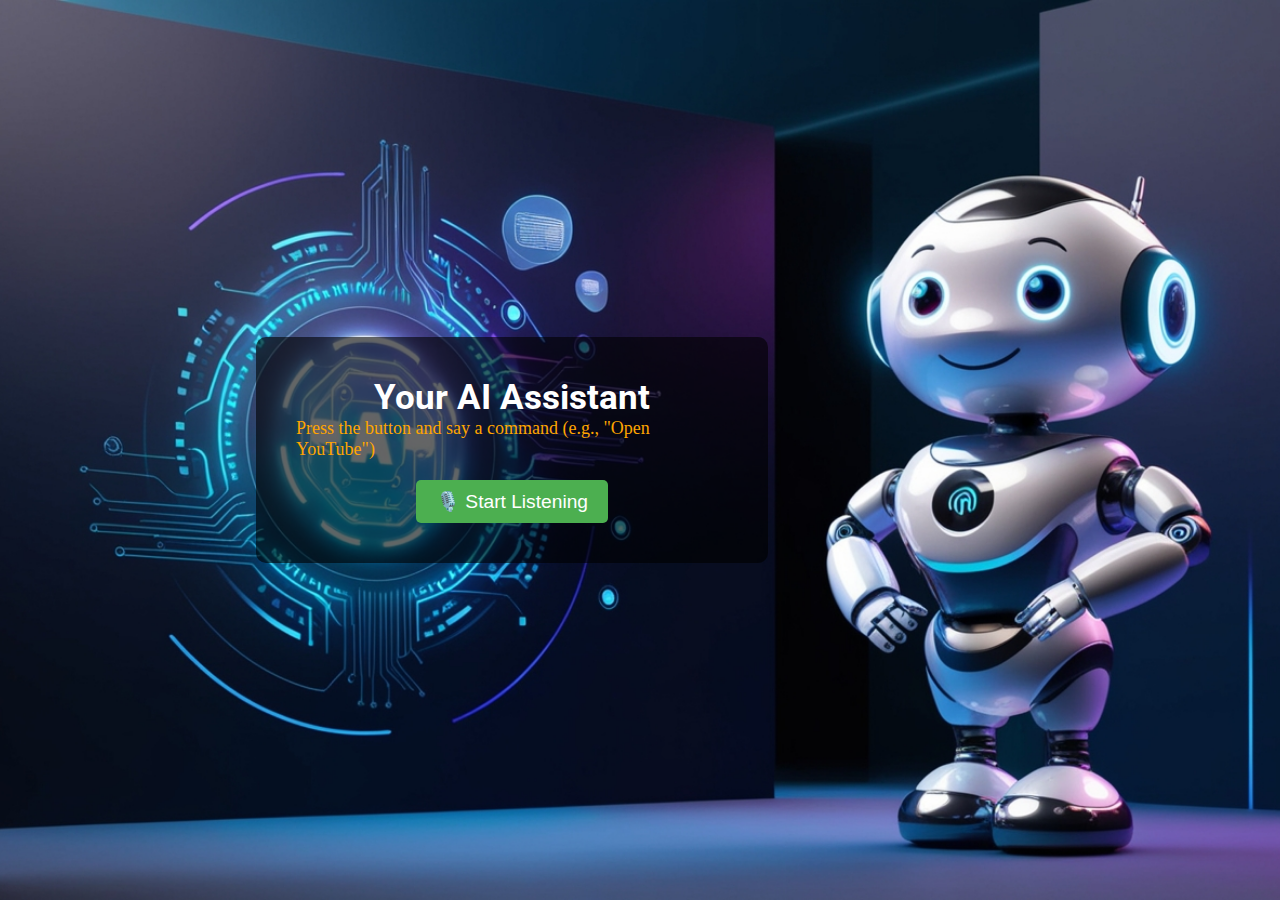
<file: HTML-CSS-JS-PROJECTS-main/HTML-CSS-JS-PROJECTS-main/Ai Assistance/index.html>
<!DOCTYPE html>
<html lang="en">
    <head>
        <meta charset="UTF-8">
        <meta name="viewport" content="width=device-width, initial-scale=1.0">
        <title>AI Assistant</title>
        <link rel="stylesheet" href="style.css">

    </head>
    <body>
        
        <div class="container">

            <h1>Your AI Assistant</h1>
            <p>Press the button and say a command (e.g., "Open YouTube")</p>
            <button id="listen-btn" class="btn">🎙️ Start
                Listening</button>
        </div>

        <script src="./script.js">
        
    </script>
    </body>
</html>
</file>
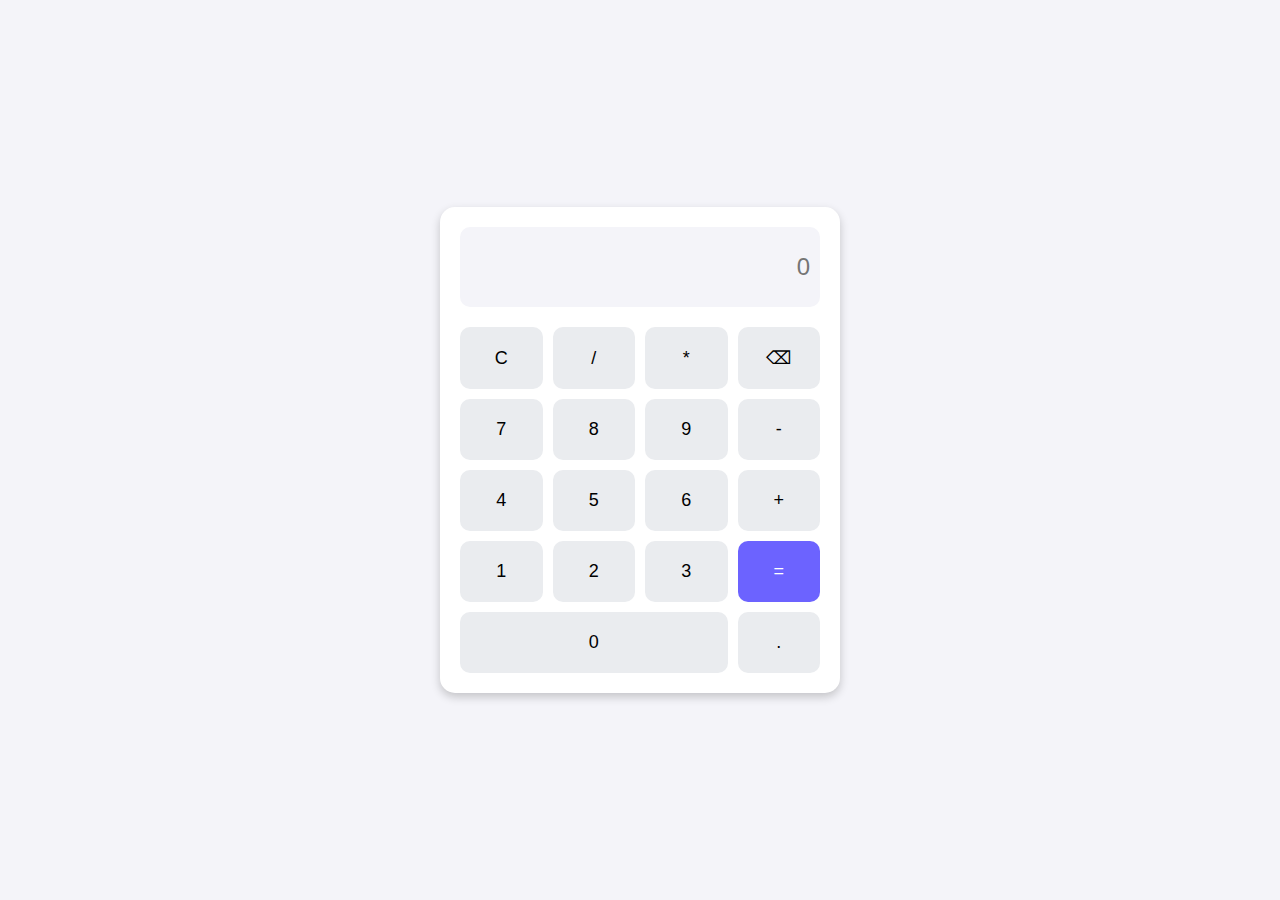
<file: HTML-CSS-JS-PROJECTS-main/HTML-CSS-JS-PROJECTS-main/Calculator/index.html>
<!DOCTYPE html>
<html lang="en">
<head>
  <meta charset="UTF-8">
  <meta name="viewport" content="width=device-width, initial-scale=1.0">
  <title>Modern Calculator</title>
  <link rel="stylesheet" href="style.css">
</head>
<body>
  <div class="calculator">
    <input type="text" id="display" disabled placeholder="0" />
    <div class="buttons">
      <button class="btn" onclick="clearDisplay()">C</button>
      <button class="btn" onclick="appendCharacter('/')">/</button>
      <button class="btn" onclick="appendCharacter('*')">*</button>
      <button class="btn" onclick="backspace()">⌫</button>
      <button class="btn" onclick="appendCharacter('7')">7</button>
      <button class="btn" onclick="appendCharacter('8')">8</button>
      <button class="btn" onclick="appendCharacter('9')">9</button>
      <button class="btn" onclick="appendCharacter('-')">-</button>
      <button class="btn" onclick="appendCharacter('4')">4</button>
      <button class="btn" onclick="appendCharacter('5')">5</button>
      <button class="btn" onclick="appendCharacter('6')">6</button>
      <button class="btn" onclick="appendCharacter('+')">+</button>
      <button class="btn" onclick="appendCharacter('1')">1</button>
      <button class="btn" onclick="appendCharacter('2')">2</button>
      <button class="btn" onclick="appendCharacter('3')">3</button>
      <button class="btn equal" onclick="calculate()">=</button>
      <button class="btn zero" onclick="appendCharacter('0')">0</button>
      <button class="btn" onclick="appendCharacter('.')">.</button>
    </div>
  </div>

  <script src="script.js"></script>
</body>
</html>
</file>
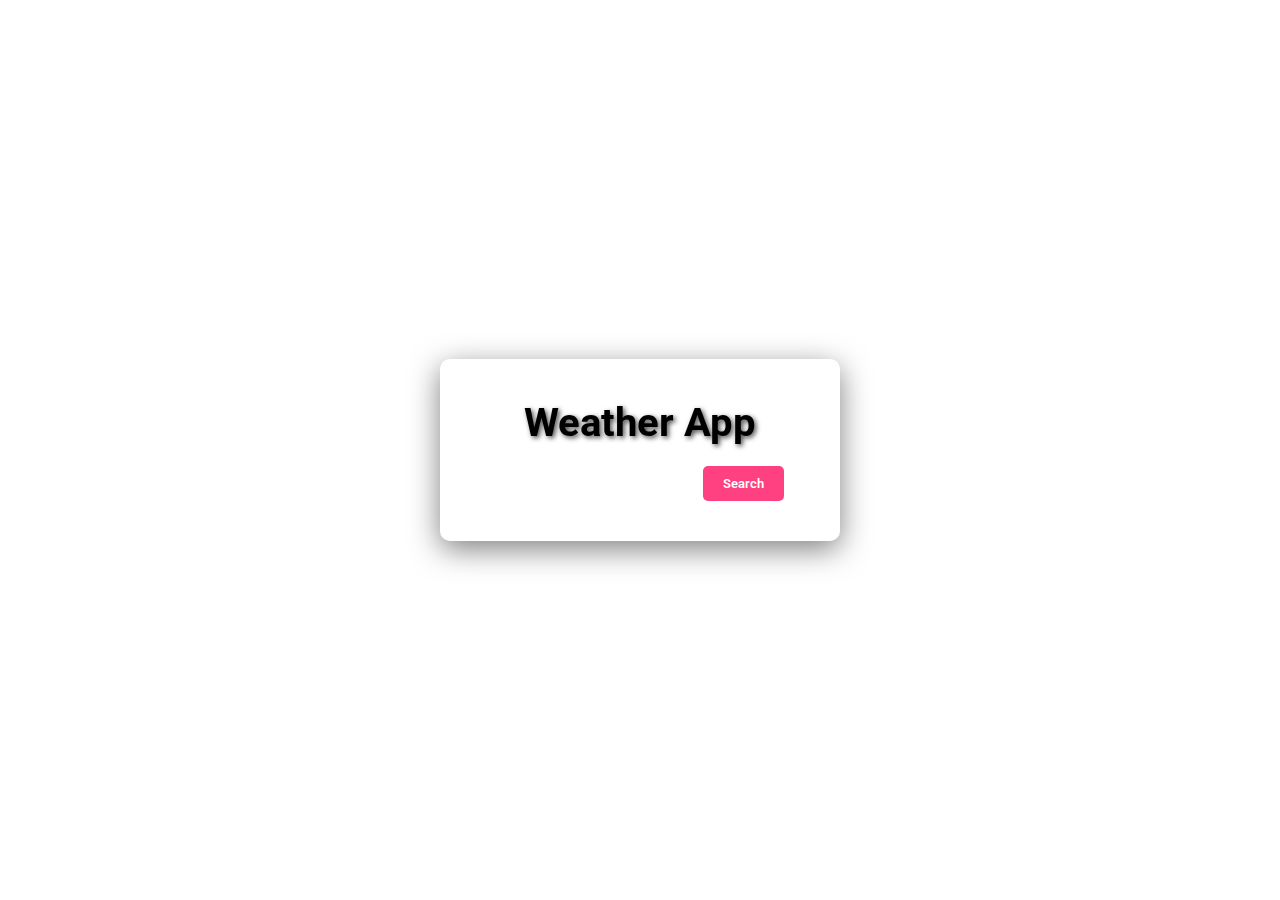
<file: HTML-CSS-JS-PROJECTS-main/HTML-CSS-JS-PROJECTS-main/Weater app/index.html>
<!DOCTYPE html>
<html lang="en">
    <head>
        <meta charset="UTF-8">
        <meta name="viewport" content="width=device-width, initial-scale=1.0">
        <title>Weather App</title>
        <link rel="stylesheet" href="style.css">
        <link
            href="https://fonts.googleapis.com/css2?family=Roboto:wght@400;700&display=swap"
            rel="stylesheet">

    </head>
    <body>

        <div class="container">
            <h1>Weather App</h1>
            <div class="search-box">

                <input id="Cityinput" type="text">
                <button id="search-btn">Search</button>

            </div>

        <div id="weather-info" style="display: none;">

            <div class="weather-card">

                <h2 id="city-name"></h2>
                <p id="temerature"></p>
                <p id="descriptions"></p>

                <div id="weather-icon">
                 
                </div>

            <p id="error-message"></p>    

            </div>

        </div>    
        </div>

        <script src="./script.js"></script>
    </body>
</html>
</file>
<file: HTML-CSS-JS-PROJECTS-main/HTML-CSS-JS-PROJECTS-main/Ai Assistance/style.css>
@import url('https://fonts.googleapis.com/css2?family=Roboto:wght@400;700;900&display=swap');

* {
    padding: 0;
    margin: 0;
    box-sizing: border-box;
}

html,
body {
    height: 100%;
    width: 100%;
}

body {

    width: 100vw;
    height: 100vh;
    display: flex;
    justify-content: center;
    align-items: center;
    color: white;
    background-image: url('./Leonardo_Phoenix_A_visually_captivating_hightech_background_fo_3.jpg');
    background-size: cover;
    background-position: center;
    background-repeat: no-repeat;
    position: relative;
    overflow: hidden;
}

.container {
    padding: 40px;
    position: absolute;
    left: 20%;
    background-color: rgba(0, 0, 0, 0.6);
    border-radius: 10px;
    width: 40%;
    display: flex;
    align-items: center;
    justify-content: center;
    flex-direction: column;
}

h1 {
    font-size: 35px;
    font-family: "Roboto";

}

p {
    color: orange;
    font-size: 18px;
}

.btn {
    margin-top: 20px;
    padding: 10px 20px;
    font-size: 1.2em;
    cursor: pointer;
    color: #fff;
    background-color: #4CAF50;
    border: none;
    border-radius: 5px;
    transition: background-color 0.2s;
}

.btn:hover {
    background-color: #45a049;
}

.listening {
    animation: pulse 1s infinite;
    background-color: #FF6347;
}

@keyframes pulse {
    0% {
        transform: scale(1);
    }

    50% {
        transform: scale(1.1);
    }

    100% {
        transform: scale(1);
    }
}
</file>
<file: HTML-CSS-JS-PROJECTS-main/HTML-CSS-JS-PROJECTS-main/Calculator/style.css>
* {
    box-sizing: border-box;
    margin: 0;
    padding: 0;
  }
  
  body {
    display: flex;
    justify-content: center;
    align-items: center;
    height: 100vh;
    background-color: #f4f4f9;
    font-family: 'Segoe UI', Tahoma, Geneva, Verdana, sans-serif;
  }
  
  .calculator {
    width: 400px;
    padding: 20px;
    background-color: #fff;
    border-radius: 15px;
    box-shadow: 0 4px 10px rgba(0, 0, 0, 0.2);
  }
  
  #display {
    width: 100%;
    height: 80px;
    font-size: 24px;
    text-align: right;
    padding: 10px;
    border: none;
    border-radius: 10px;
    margin-bottom: 20px;
    background-color: #f4f4f9;
  }
  
  .buttons {
    display: grid;
    grid-template-columns: repeat(4, 1fr);
    gap: 10px;
  }
  
  .btn {
    background-color: #eaecef;
    border: none;
    padding: 20px;
    font-size: 18px;
    border-radius: 10px;
    cursor: pointer;
    transition: background-color 0.2s ease;
  }
  
  .btn:hover {
    background-color: #dcdcdc;
  }
  
  .equal {
    background-color: #6c63ff;
    color: white;
  }
  
  .equal:hover {
    background-color: #5752d3;
  }
  
  .zero {
    grid-column: span 3;
  }
  
  #display:disabled {
    background-color: #f4f4f9;
    color: #333;
  }
</file>
<file: HTML-CSS-JS-PROJECTS-main/HTML-CSS-JS-PROJECTS-main/Weater app/style.css>
* {
    padding: 0;
    margin: 0;
    box-sizing: border-box;
}
html, body {
    height: 100%;
    width: 100%;
}
body{
    background-image: url('https://images.unsplash.com/photo-1561553873-e8491a564fd0?q=80&w=1894&auto=format&fit=crop&ixlib=rb-4.0.3&ixid=M3wxMjA3fDB8MHxwaG90by1wYWdlfHx8fGVufDB8fHx8fA%3D%3D');
    background-size: cover;
    background-position: center;
    display: flex;
    align-items: center;
    justify-content: center;
}
.container{
    width: 400px;
    background-color: rgba(255, 255, 255, 0.2);
    display: flex;
    align-items: center;
    justify-content: center;
    flex-direction: column;
    padding: 40px;
    border-radius: 10px;
    box-shadow: 0px 8px 30px rgba(0, 0, 0, 0.5);
    backdrop-filter: blur(10px);

}
.container h1{
    font-size: 2.5rem;
    margin-bottom: 20px;
    font-family: 'Roboto';
    text-shadow: 2px 2px 5px rgba(0, 0, 0, 0.7);
}
.container .search-box{
    display: flex;
    align-items: center;
    justify-content: space-between;
    gap: 10px;
}
.container .search-box button{
    padding: 10px 20px;
    font-weight: 600;
    font-family: 'Roboto';
    background: #ff4081;
    border: none;
    border-radius: 5px;
    color: white;
    cursor: pointer;
}
.container .search-box button:hover{
    background-color: #ff3366;
}
.container .search-box input[type='text']{
    padding: 10px;
    border-radius: 5px;
    border: none;

   

}
#weather-info{
    /* display: none; */
    margin-top: 20px;
    width: 300px;
    height: 200px;
    border-radius: 20px;
    background-color: rgba(0, 0, 0, 0.5);
    color: white;
    

}
.weather-card{
    display: flex;
    align-items: center;
    justify-content: center;
    flex-direction: column;
    margin-top: 20px;
    gap: 8px;
}
.weather-card #descriptions{
   
    text-align: center;
}
.weather-card #error-message{
    color: red;
    font-weight: 700;
}
#weather-icon{
    margin-top: 15px;
    width: 100px;
    height: 100px;
    background-size: cover;


}
</file>
